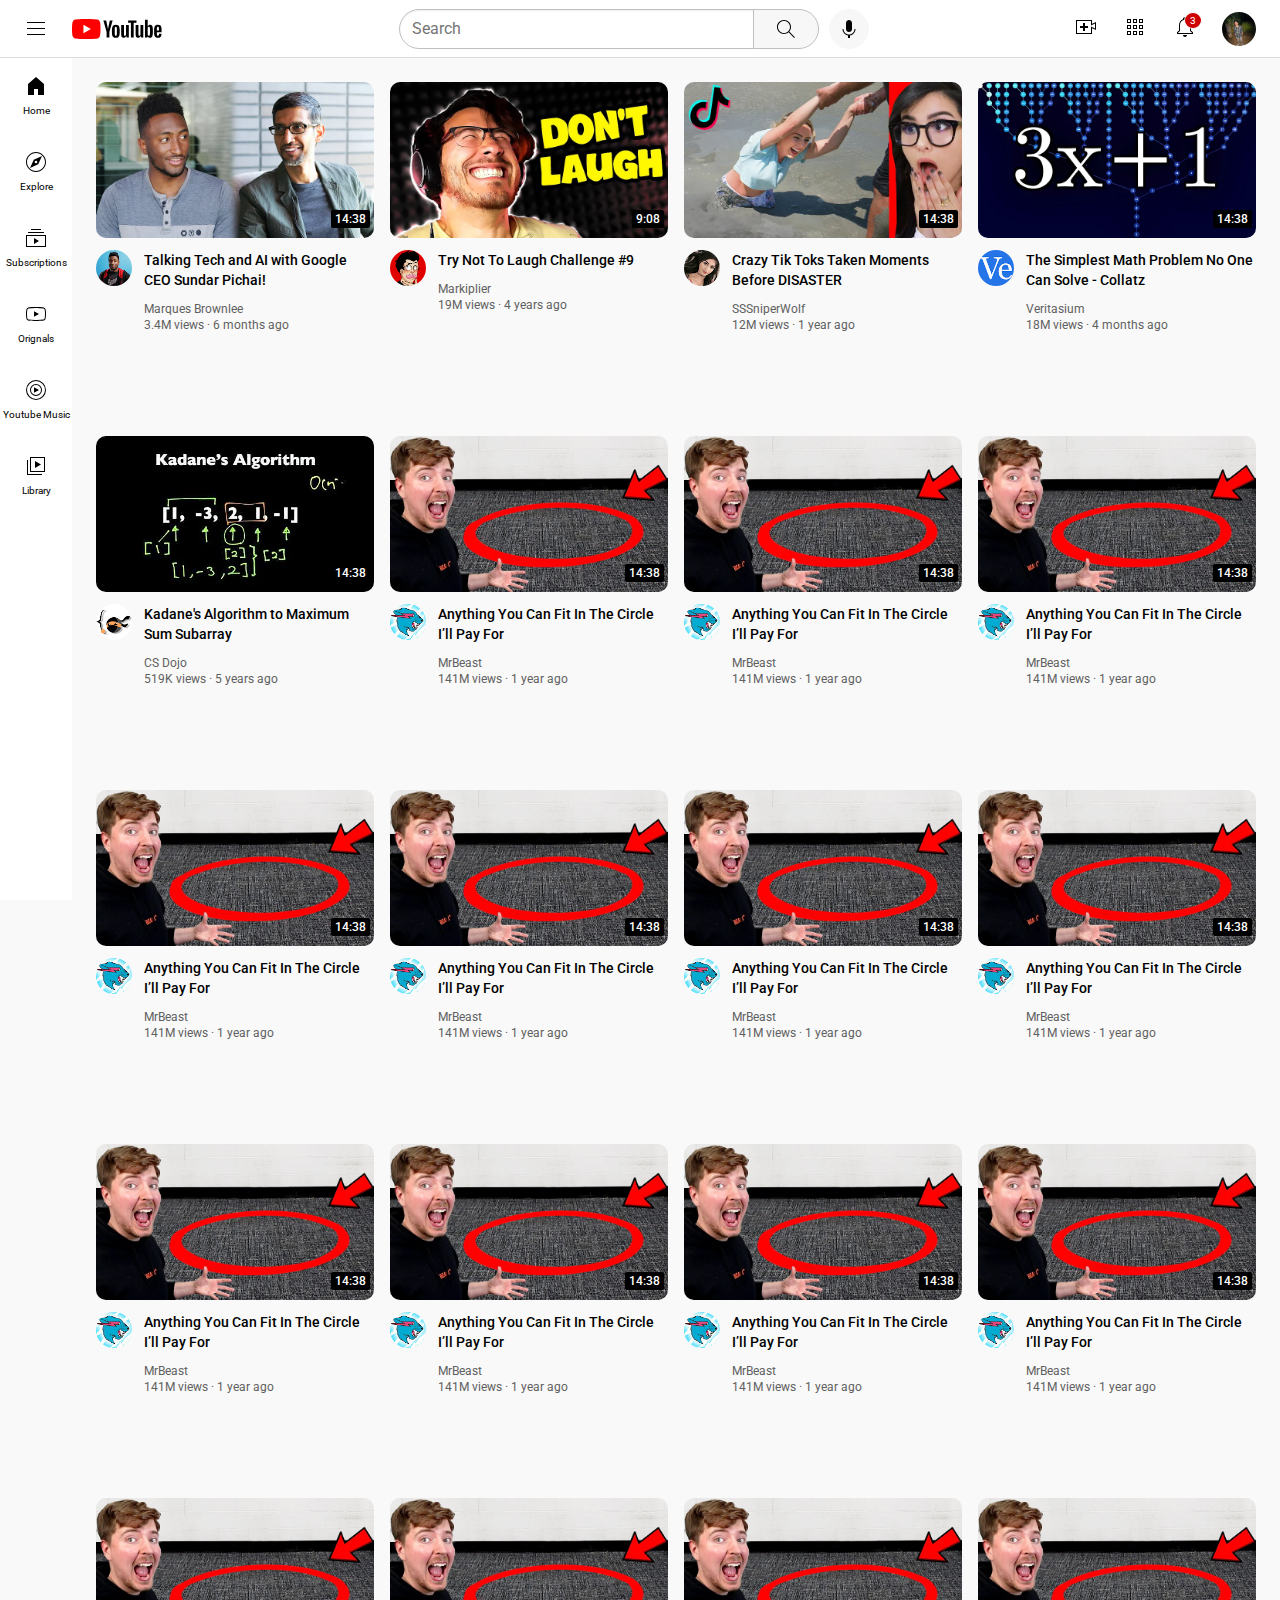
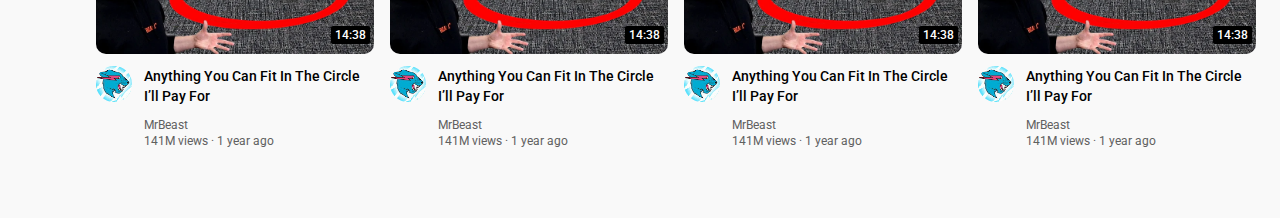
<file: index.html>
<!DOCTYPE html>
<html lang="en">
  <head>
    <meta charset="UTF-8" />
    <meta name="viewport" content="width=device-width, initial-scale=1.0" />
    <title>Youtube Clone</title>
    <link rel="stylesheet" href="Styles/style1.css" />
    <link rel="stylesheet" href="Styles/video.css" />

    <link rel="stylesheet" href="Styles/header.css" />
    <link rel="stylesheet" href="Styles/general.css" />
    <link rel="stylesheet" href="Styles/sidebar.css" />
    <link rel="preconnect" href="https://fonts.googleapis.com" />
    <link rel="preconnect" href="https://fonts.gstatic.com" crossorigin />
    <link
      href="https://fonts.googleapis.com/css2?family=Roboto:ital,wght@0,100..900;1,100..900&display=swap"
      rel="stylesheet"
    />
  </head>
  <body>
    <header>
      <div class="header">
        <div class="left_section">
          <div class="hamburger">
            <img src="Icons/hamburger-menu.svg" alt="" class="hamburger-icon" />
            <div class="tool-tip">Menu</div>
          </div>

          <img src="Icons/youtube-logo.svg" alt="" class="yt-logo" />
        </div>
        <div class="middle_section">
          <input type="text" placeholder="Search" class="search-bar" />
          <div class="hamburger">
            <button class="search-button">
              <img src="Icons/search.svg" alt="" class="search-icon" />
            </button>
            <div class="tool-tip">Search</div>
          </div>
          <div class="hamburger">
            <button class="voice-search">
              <img
                src="Icons/voice-search-icon.svg"
                alt=""
                class="voice-search-icon"
              />
              <div class="tool-tip">Voice search</div>
            </button>
          </div>
        </div>
        <div class="right_section">
          <div class="hamburger">
            <button class="upload">
              <img src="Icons/upload.svg" alt="" class="upload-icon" />
            </button>
            <div class="tool-tip">Create</div>
          </div>
          <div class="hamburger">
            <button class="yt-apps">
              <img src="Icons/youtube-apps.svg" alt="" class="yt-apps-icon" />
            </button>
            <div class="tool-tip">Youtube Apps</div>
          </div>
          <div class="hamburger">
            <button class="notification">
              <img
                src="Icons/notifications.svg"
                alt=""
                class="notification-icon"
              />
            </button>
            <div class="tool-tip">Notification</div>
            <div class="notifications-count">3</div>
          </div>

          <div class="hamburger">
            <img src="photo_2025-02-18_01-22-34.jpg" alt="" class="pfp-photo" />
            <div class="tool-tip">Profile</div>
          </div>
        </div>
      </div>

      <nav class="sidebar">
        <div class="sidebar-link">
          <img src="Icons/home.svg" alt="" class="home-icon" />
          <div>Home</div>
        </div>
        <div class="sidebar-link">
          <img src="Icons/explore.svg" alt="" class="explore-icon" />
          <div>Explore</div>
        </div>
        <div class="sidebar-link">
          <img src="Icons/subscriptions.svg" alt="" class="subscription-icon" />
          <div>Subscriptions</div>
        </div>
        <div class="sidebar-link">
          <img src="Icons/originals.svg" alt="" class="orignals-icon" />
          <div>Orignals</div>
        </div>
        <div class="sidebar-link">
          <img src="Icons/youtube-music.svg" alt="" class="yt_music-icon" />
          <div>Youtube Music</div>
        </div>

        <div class="sidebar-link">
          <img src="Icons/library.svg" alt="" class="library-icon" />
          <div>Library</div>
        </div>
      </nav>
    </header>

    <main>
      <section class="grid">
        <div class="video_preview">
          <div class="thumbnail">
            <a href="https://www.youtube.com/watch?v=n2RNcPRtAiY"
              ><img src="thumbnail-1.webp" alt="click to play"
            /></a>
            <div class="time">14:38</div>
          </div>
          <div class="inner_grid">
            <div class="pfp_pic">
              <img class="video_pfp" src="channel-1.jpeg" alt="pfp pic" />
              <div class="drop-down">
                <div class="drop-down-pfp">
                  <img src="channel-1.jpeg" alt="" />
                </div>
                <div class="dropdown-info">
                  <p class="channel-name">Marques Brownlee</p>
                  <p class="subs-count">15M subscriber</p>
                </div>
              </div>
            </div>
            <div class="vid_info">
              <p class="title">
                Talking Tech and AI with Google CEO Sundar Pichai!
              </p>

              <p class="author">Marques Brownlee</p>

              <p class="stats">3.4M views &#183; 6 months ago</p>
            </div>
          </div>
        </div>

        <div class="video_preview">
          <div class="thumbnail">
            <a href="https://www.youtube.com/watch?v=mP0RAo9SKZk"
              ><img src="thumbnail-2.webp" alt="click here"
            /></a>
            <div class="time">9:08</div>
          </div>
          <div class="inner_grid">
            <div class="pfp_pic">
              <img class="video_pfp" src="channel-2.jpeg" alt="Markiplier" />
              <div class="drop-down">
                <div class="drop-down-pfp">
                  <img src="channel-2.jpeg" alt="" />
                </div>
                <div class="dropdown-info">
                  <p class="channel-name">Markiplier</p>
                  <p class="subs-count">34M subscriber</p>
                </div>
              </div>
            </div>
            <div class="vid_info">
              <p class="title">Try Not To Laugh Challenge #9</p>
              <p class="author">Markiplier</p>
              <p class="stats">19M views &#183; 4 years ago</p>
            </div>
          </div>
        </div>
        <div class="video_preview">
          <div class="thumbnail">
            <a href="https://www.youtube.com/watch?v=FgjPQQeTh1w">
              <img src="thumbnail-3.webp" alt="click to play"
            /></a>
            <div class="time">14:38</div>
          </div>
          <div class="inner_grid">
            <div class="pfp_pic">
              <img class="video_pfp" src="channel-3.jpeg" alt="pfp pic" />
              <div class="drop-down">
                <div class="drop-down-pfp">
                  <img src="channel-3.jpeg" alt="" />
                </div>
                <div class="dropdown-info">
                  <p class="channel-name">SSSniperWolf</p>
                  <p class="subs-count">34M subscriber</p>
                </div>
              </div>
            </div>
            <div class="vid_info">
              <p class="title">Crazy Tik Toks Taken Moments Before DISASTER</p>

              <p class="author">SSSniperWolf</p>

              <p class="stats">12M views · 1 year ago</p>
            </div>
          </div>
        </div>

        <div class="video_preview">
          <div class="thumbnail">
            <a href="https://www.youtube.com/watch?v=094y1Z2wpJg">
              <img src="thumbnail-4.webp" alt="click here"
            /></a>
            <div class="time">14:38</div>
          </div>
          <div class="inner_grid">
            <div class="pfp_pic">
              <img class="video_pfp" src="channel-4.jpeg" />
              <div class="drop-down">
                <div class="drop-down-pfp">
                  <img src="channel-4.jpeg" alt="" />
                </div>
                <div class="dropdown-info">
                  <p class="channel-name">Veritasium</p>
                  <p class="subs-count">10M subscriber</p>
                </div>
              </div>
            </div>
            <div class="vid_info">
              <p class="title">
                The Simplest Math Problem No One Can Solve - Collatz
              </p>

              <p class="author">Veritasium</p>
              <p class="stats">18M views · 4 months ago</p>
            </div>
          </div>
        </div>
        <div class="video_preview">
          <div class="thumbnail">
            <a href="https://www.youtube.com/watch?v=86CQq3pKSUw"
              ><img src="thumbnail-5.webp" alt="click to play"
            /></a>

            <div class="time">14:38</div>
          </div>
          <div class="inner_grid">
            <div class="pfp_pic">
              <img class="video_pfp" src="channel-5.jpeg" alt="pfp pic" />
              <div class="drop-down">
                <div class="drop-down-pfp">
                  <img src="channel-5.jpeg" alt="" />
                </div>
                <div class="dropdown-info">
                  <p class="channel-name">CS Dojo</p>
                  <p class="subs-count">1.1M subscriber</p>
                </div>
              </div>
            </div>
            <div class="vid_info">
              <p class="title">Kadane's Algorithm to Maximum Sum Subarray</p>

              <p class="author">CS Dojo</p>

              <p class="stats">519K views · 5 years ago</p>
            </div>
          </div>
        </div>

        <div class="video_preview">
          <div class="thumbnail">
            <a href="https://www.youtube.com/watch?v=yXWw0_UfSFg">
              <img src="thumbnail-6.webp" alt="click here"
            /></a>
            <div class="time">14:38</div>
          </div>
          <div class="inner_grid">
            <div class="pfp_pic">
              <img class="video_pfp" src="channel-6.jpeg" alt="Markiplier" />
              <div class="drop-down">
                <div class="drop-down-pfp">
                  <img src="channel-6.jpeg" alt="" />
                </div>
                <div class="dropdown-info">
                  <p class="channel-name">MrBeast</p>
                  <p class="subs-count">120M subscriber</p>
                </div>
              </div>
            </div>
            <div class="vid_info">
              <p class="title">
                Anything You Can Fit In The Circle I’ll Pay For
              </p>
              <p class="author">MrBeast</p>
              <p class="stats">141M views · 1 year ago</p>
            </div>
          </div>
        </div>
        <div class="video_preview">
          <div class="thumbnail">
            <a href="https://www.youtube.com/watch?v=yXWw0_UfSFg">
              <img src="thumbnail-6.webp" alt="click here"
            /></a>
            <div class="time">14:38</div>
          </div>
          <div class="inner_grid">
            <div class="pfp_pic">
              <img class="video_pfp" src="channel-6.jpeg" alt="Markiplier" />
              <div class="drop-down">
                <div class="drop-down-pfp">
                  <img src="channel-6.jpeg" alt="" />
                </div>
                <div class="dropdown-info">
                  <p class="channel-name">MrBeast</p>
                  <p class="subs-count">120M subscriber</p>
                </div>
              </div>
            </div>
            <div class="vid_info">
              <p class="title">
                Anything You Can Fit In The Circle I’ll Pay For
              </p>
              <p class="author">MrBeast</p>
              <p class="stats">141M views · 1 year ago</p>
            </div>
          </div>
        </div>
        <div class="video_preview">
          <div class="thumbnail">
            <a href="https://www.youtube.com/watch?v=yXWw0_UfSFg">
              <img src="thumbnail-6.webp" alt="click here"
            /></a>
            <div class="time">14:38</div>
          </div>
          <div class="inner_grid">
            <div class="pfp_pic">
              <img class="video_pfp" src="channel-6.jpeg" alt="Markiplier" />
              <div class="drop-down">
                <div class="drop-down-pfp">
                  <img src="channel-6.jpeg" alt="" />
                </div>
                <div class="dropdown-info">
                  <p class="channel-name">MrBeast</p>
                  <p class="subs-count">120M subscriber</p>
                </div>
              </div>
            </div>
            <div class="vid_info">
              <p class="title">
                Anything You Can Fit In The Circle I’ll Pay For
              </p>
              <p class="author">MrBeast</p>
              <p class="stats">141M views · 1 year ago</p>
            </div>
          </div>
        </div>
        <div class="video_preview">
          <div class="thumbnail">
            <a href="https://www.youtube.com/watch?v=yXWw0_UfSFg">
              <img src="thumbnail-6.webp" alt="click here"
            /></a>
            <div class="time">14:38</div>
          </div>
          <div class="inner_grid">
            <div class="pfp_pic">
              <img class="video_pfp" src="channel-6.jpeg" alt="Markiplier" />
              <div class="drop-down">
                <div class="drop-down-pfp">
                  <img src="channel-6.jpeg" alt="" />
                </div>
                <div class="dropdown-info">
                  <p class="channel-name">MrBeast</p>
                  <p class="subs-count">120M subscriber</p>
                </div>
              </div>
            </div>
            <div class="vid_info">
              <p class="title">
                Anything You Can Fit In The Circle I’ll Pay For
              </p>
              <p class="author">MrBeast</p>
              <p class="stats">141M views · 1 year ago</p>
            </div>
          </div>
        </div>
        <div class="video_preview">
          <div class="thumbnail">
            <a href="https://www.youtube.com/watch?v=yXWw0_UfSFg">
              <img src="thumbnail-6.webp" alt="click here"
            /></a>
            <div class="time">14:38</div>
          </div>
          <div class="inner_grid">
            <div class="pfp_pic">
              <img class="video_pfp" src="channel-6.jpeg" alt="Markiplier" />
              <div class="drop-down">
                <div class="drop-down-pfp">
                  <img src="channel-6.jpeg" alt="" />
                </div>
                <div class="dropdown-info">
                  <p class="channel-name">MrBeast</p>
                  <p class="subs-count">120M subscriber</p>
                </div>
              </div>
            </div>
            <div class="vid_info">
              <p class="title">
                Anything You Can Fit In The Circle I’ll Pay For
              </p>
              <p class="author">MrBeast</p>
              <p class="stats">141M views · 1 year ago</p>
            </div>
          </div>
        </div>
        <div class="video_preview">
          <div class="thumbnail">
            <a href="https://www.youtube.com/watch?v=yXWw0_UfSFg">
              <img src="thumbnail-6.webp" alt="click here"
            /></a>
            <div class="time">14:38</div>
          </div>
          <div class="inner_grid">
            <div class="pfp_pic">
              <img class="video_pfp" src="channel-6.jpeg" alt="Markiplier" />
              <div class="drop-down">
                <div class="drop-down-pfp">
                  <img src="channel-6.jpeg" alt="" />
                </div>
                <div class="dropdown-info">
                  <p class="channel-name">MrBeast</p>
                  <p class="subs-count">120M subscriber</p>
                </div>
              </div>
            </div>
            <div class="vid_info">
              <p class="title">
                Anything You Can Fit In The Circle I’ll Pay For
              </p>
              <p class="author">MrBeast</p>
              <p class="stats">141M views · 1 year ago</p>
            </div>
          </div>
        </div>
        <div class="video_preview">
          <div class="thumbnail">
            <a href="https://www.youtube.com/watch?v=yXWw0_UfSFg">
              <img src="thumbnail-6.webp" alt="click here"
            /></a>
            <div class="time">14:38</div>
          </div>
          <div class="inner_grid">
            <div class="pfp_pic">
              <img class="video_pfp" src="channel-6.jpeg" alt="Markiplier" />
              <div class="drop-down">
                <div class="drop-down-pfp">
                  <img src="channel-6.jpeg" alt="" />
                </div>
                <div class="dropdown-info">
                  <p class="channel-name">MrBeast</p>
                  <p class="subs-count">120M subscriber</p>
                </div>
              </div>
            </div>
            <div class="vid_info">
              <p class="title">
                Anything You Can Fit In The Circle I’ll Pay For
              </p>
              <p class="author">MrBeast</p>
              <p class="stats">141M views · 1 year ago</p>
            </div>
          </div>
        </div>
        <div class="video_preview">
          <div class="thumbnail">
            <a href="https://www.youtube.com/watch?v=yXWw0_UfSFg">
              <img src="thumbnail-6.webp" alt="click here"
            /></a>
            <div class="time">14:38</div>
          </div>
          <div class="inner_grid">
            <div class="pfp_pic">
              <img class="video_pfp" src="channel-6.jpeg" alt="Markiplier" />
              <div class="drop-down">
                <div class="drop-down-pfp">
                  <img src="channel-6.jpeg" alt="" />
                </div>
                <div class="dropdown-info">
                  <p class="channel-name">MrBeast</p>
                  <p class="subs-count">120M subscriber</p>
                </div>
              </div>
            </div>
            <div class="vid_info">
              <p class="title">
                Anything You Can Fit In The Circle I’ll Pay For
              </p>
              <p class="author">MrBeast</p>
              <p class="stats">141M views · 1 year ago</p>
            </div>
          </div>
        </div>
        <div class="video_preview">
          <div class="thumbnail">
            <a href="https://www.youtube.com/watch?v=yXWw0_UfSFg">
              <img src="thumbnail-6.webp" alt="click here"
            /></a>
            <div class="time">14:38</div>
          </div>
          <div class="inner_grid">
            <div class="pfp_pic">
              <img class="video_pfp" src="channel-6.jpeg" alt="Markiplier" />
              <div class="drop-down">
                <div class="drop-down-pfp">
                  <img src="channel-6.jpeg" alt="" />
                </div>
                <div class="dropdown-info">
                  <p class="channel-name">MrBeast</p>
                  <p class="subs-count">120M subscriber</p>
                </div>
              </div>
            </div>
            <div class="vid_info">
              <p class="title">
                Anything You Can Fit In The Circle I’ll Pay For
              </p>
              <p class="author">MrBeast</p>
              <p class="stats">141M views · 1 year ago</p>
            </div>
          </div>
        </div>
        <div class="video_preview">
          <div class="thumbnail">
            <a href="https://www.youtube.com/watch?v=yXWw0_UfSFg">
              <img src="thumbnail-6.webp" alt="click here"
            /></a>
            <div class="time">14:38</div>
          </div>
          <div class="inner_grid">
            <div class="pfp_pic">
              <img class="video_pfp" src="channel-6.jpeg" alt="Markiplier" />
              <div class="drop-down">
                <div class="drop-down-pfp">
                  <img src="channel-6.jpeg" alt="" />
                </div>
                <div class="dropdown-info">
                  <p class="channel-name">MrBeast</p>
                  <p class="subs-count">120M subscriber</p>
                </div>
              </div>
            </div>
            <div class="vid_info">
              <p class="title">
                Anything You Can Fit In The Circle I’ll Pay For
              </p>
              <p class="author">MrBeast</p>
              <p class="stats">141M views · 1 year ago</p>
            </div>
          </div>
        </div>
        <div class="video_preview">
          <div class="thumbnail">
            <a href="https://www.youtube.com/watch?v=yXWw0_UfSFg">
              <img src="thumbnail-6.webp" alt="click here"
            /></a>
            <div class="time">14:38</div>
          </div>
          <div class="inner_grid">
            <div class="pfp_pic">
              <img class="video_pfp" src="channel-6.jpeg" alt="Markiplier" />
              <div class="drop-down">
                <div class="drop-down-pfp">
                  <img src="channel-6.jpeg" alt="" />
                </div>
                <div class="dropdown-info">
                  <p class="channel-name">MrBeast</p>
                  <p class="subs-count">120M subscriber</p>
                </div>
              </div>
            </div>
            <div class="vid_info">
              <p class="title">
                Anything You Can Fit In The Circle I’ll Pay For
              </p>
              <p class="author">MrBeast</p>
              <p class="stats">141M views · 1 year ago</p>
            </div>
          </div>
        </div>
        <div class="video_preview">
          <div class="thumbnail">
            <a href="https://www.youtube.com/watch?v=yXWw0_UfSFg">
              <img src="thumbnail-6.webp" alt="click here"
            /></a>
            <div class="time">14:38</div>
          </div>
          <div class="inner_grid">
            <div class="pfp_pic">
              <img class="video_pfp" src="channel-6.jpeg" alt="Markiplier" />
              <div class="drop-down">
                <div class="drop-down-pfp">
                  <img src="channel-6.jpeg" alt="" />
                </div>
                <div class="dropdown-info">
                  <p class="channel-name">MrBeast</p>
                  <p class="subs-count">120M subscriber</p>
                </div>
              </div>
            </div>
            <div class="vid_info">
              <p class="title">
                Anything You Can Fit In The Circle I’ll Pay For
              </p>
              <p class="author">MrBeast</p>
              <p class="stats">141M views · 1 year ago</p>
            </div>
          </div>
        </div>
        <div class="video_preview">
          <div class="thumbnail">
            <a href="https://www.youtube.com/watch?v=yXWw0_UfSFg">
              <img src="thumbnail-6.webp" alt="click here"
            /></a>
            <div class="time">14:38</div>
          </div>
          <div class="inner_grid">
            <div class="pfp_pic">
              <img class="video_pfp" src="channel-6.jpeg" alt="Markiplier" />
              <div class="drop-down">
                <div class="drop-down-pfp">
                  <img src="channel-6.jpeg" alt="" />
                </div>
                <div class="dropdown-info">
                  <p class="channel-name">MrBeast</p>
                  <p class="subs-count">120M subscriber</p>
                </div>
              </div>
            </div>
            <div class="vid_info">
              <p class="title">
                Anything You Can Fit In The Circle I’ll Pay For
              </p>
              <p class="author">MrBeast</p>
              <p class="stats">141M views · 1 year ago</p>
            </div>
          </div>
        </div>
        <div class="video_preview">
          <div class="thumbnail">
            <a href="https://www.youtube.com/watch?v=yXWw0_UfSFg">
              <img src="thumbnail-6.webp" alt="click here"
            /></a>
            <div class="time">14:38</div>
          </div>
          <div class="inner_grid">
            <div class="pfp_pic">
              <img class="video_pfp" src="channel-6.jpeg" alt="Markiplier" />
              <div class="drop-down">
                <div class="drop-down-pfp">
                  <img src="channel-6.jpeg" alt="" />
                </div>
                <div class="dropdown-info">
                  <p class="channel-name">MrBeast</p>
                  <p class="subs-count">120M subscriber</p>
                </div>
              </div>
            </div>
            <div class="vid_info">
              <p class="title">
                Anything You Can Fit In The Circle I’ll Pay For
              </p>
              <p class="author">MrBeast</p>
              <p class="stats">141M views · 1 year ago</p>
            </div>
          </div>
        </div>
        <div class="video_preview">
          <div class="thumbnail">
            <a href="https://www.youtube.com/watch?v=yXWw0_UfSFg">
              <img src="thumbnail-6.webp" alt="click here"
            /></a>
            <div class="time">14:38</div>
          </div>
          <div class="inner_grid">
            <div class="pfp_pic">
              <img class="video_pfp" src="channel-6.jpeg" alt="Markiplier" />
              <div class="drop-down">
                <div class="drop-down-pfp">
                  <img src="channel-6.jpeg" alt="" />
                </div>
                <div class="dropdown-info">
                  <p class="channel-name">MrBeast</p>
                  <p class="subs-count">120M subscriber</p>
                </div>
              </div>
            </div>
            <div class="vid_info">
              <p class="title">
                Anything You Can Fit In The Circle I’ll Pay For
              </p>
              <p class="author">MrBeast</p>
              <p class="stats">141M views · 1 year ago</p>
            </div>
          </div>
        </div>
      </section>
    </main>
  </body>
</html>
</file>
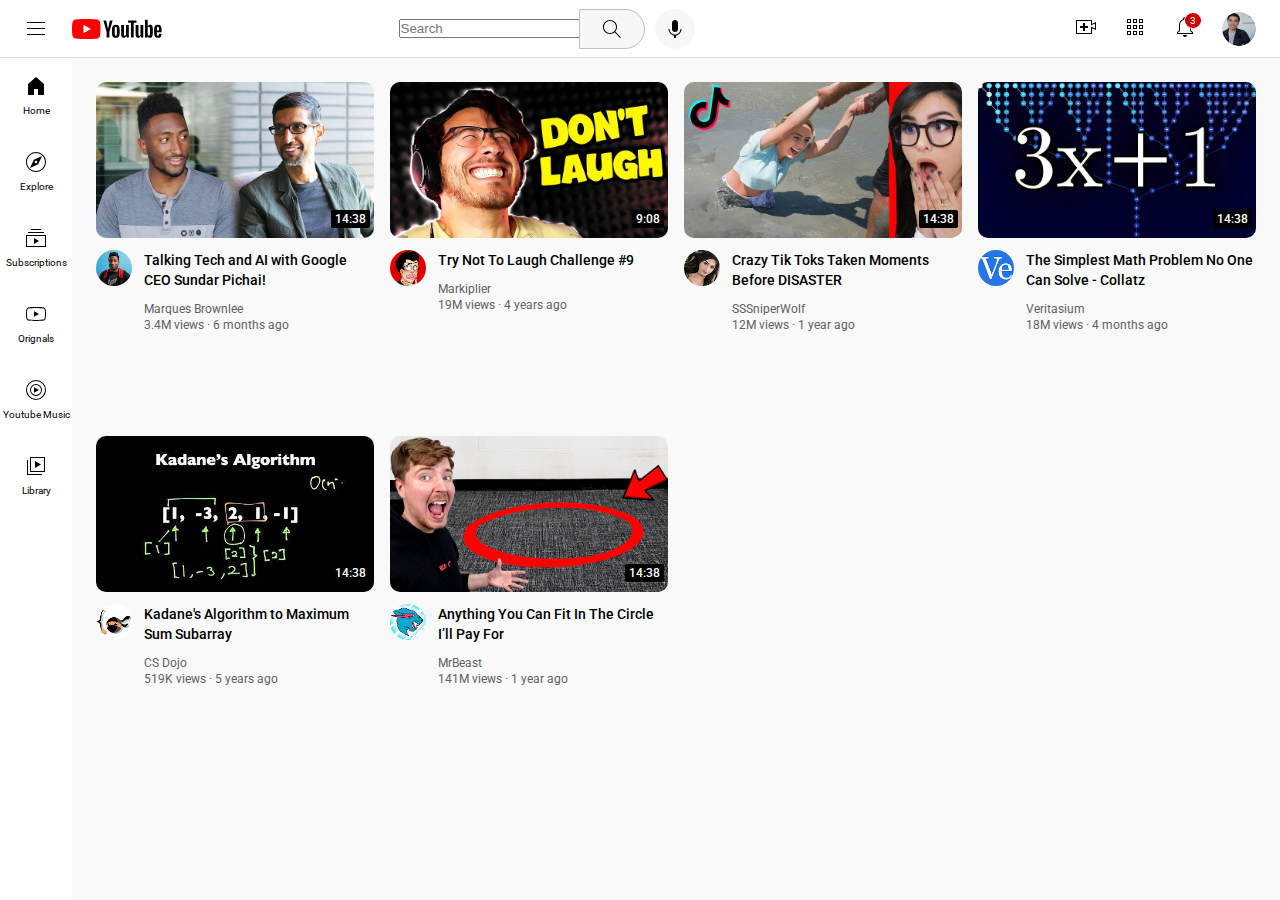
<file: youtube.html>
<!DOCTYPE html>
<html lang="en">
  <head>
    <meta charset="UTF-8" />
    <meta name="viewport" content="width=device-width, initial-scale=1.0" />
    <title>Document</title>
    <link rel="stylesheet" href="Styles/style1.css" />
    <link rel="stylesheet" href="Styles/video.css" />

    <link rel="stylesheet" href="Styles/header.css" />
    <link rel="stylesheet" href="Styles/general.css" />
    <link rel="stylesheet" href="Styles/sidebar.css" />
    <link rel="preconnect" href="https://fonts.googleapis.com" />
    <link rel="preconnect" href="https://fonts.gstatic.com" crossorigin />
    <link
      href="https://fonts.googleapis.com/css2?family=Roboto:ital,wght@0,100..900;1,100..900&display=swap"
      rel="stylesheet"
    />
  </head>
  <body>
    <div class="header">
      <div class="left_section">
        <div class="hamburger">
          <img src="Icons/hamburger-menu.svg" alt="" class="hamburger-icon" />
          <div class="tool-tip">Menu</div>
        </div>

        <img src="Icons/youtube-logo.svg" alt="" class="yt-logo" />
      </div>
      <div class="middle_section">
        <input type="text" placeholder="Search" />
        <div class="hamburger">
          <button class="search-button">
            <img src="Icons/search.svg" alt="" class="search-icon" />
          </button>
          <div class="tool-tip">Search</div>
        </div>
        <div class="hamburger">
          <button class="voice-search">
            <img
              src="Icons/voice-search-icon.svg"
              alt=""
              class="voice-search-icon"
            />
            <div class="tool-tip">Voice search</div>
          </button>
        </div>
      </div>
      <div class="right_section">
        <div class="hamburger">
          <button class="upload">
            <img src="Icons/upload.svg" alt="" class="upload-icon" />
          </button>
          <div class="tool-tip">Create</div>
        </div>
        <div class="hamburger">
          <button class="yt-apps">
            <img src="Icons/youtube-apps.svg" alt="" class="yt-apps-icon" />
          </button>
          <div class="tool-tip">Youtube Apps</div>
        </div>
        <div class="hamburger">
          <button class="notification">
            <img
              src="Icons/notifications.svg"
              alt=""
              class="notification-icon"
            />
          </button>
          <div class="tool-tip">Notification</div>
          <div class="notifications-count">3</div>
        </div>

        <div class="hamburger">
          <img src="my-channel.jpeg" alt="" class="pfp-photo" />
          <div class="tool-tip">Profile</div>
        </div>
      </div>
    </div>

    <div class="sidebar">
      <div class="sidebar-link">
        <img src="Icons/home.svg" alt="" class="home-icon" />
        <div>Home</div>
      </div>
      <div class="sidebar-link">
        <img src="Icons/explore.svg" alt="" class="explore-icon" />
        <div>Explore</div>
      </div>
      <div class="sidebar-link">
        <img src="Icons/subscriptions.svg" alt="" class="subscription-icon" />
        <div>Subscriptions</div>
      </div>
      <div class="sidebar-link">
        <img src="Icons/originals.svg" alt="" class="orignals-icon" />
        <div>Orignals</div>
      </div>
      <div class="sidebar-link">
        <img src="Icons/youtube-music.svg" alt="" class="yt_music-icon" />
        <div>Youtube Music</div>
      </div>

      <div class="sidebar-link">
        <img src="Icons/library.svg" alt="" class="library-icon" />
        <div>Library</div>
      </div>
    </div>

    <div class="grid">
      <div class="video_preview">
        <div class="thumbnail">
          <a href="https://www.youtube.com/watch?v=n2RNcPRtAiY"
            ><img src="thumbnail-1.webp" alt="click to play"
          /></a>
          <div class="time">14:38</div>
        </div>
        <div class="inner_grid">
          <div class="pfp_pic">
            <img class="video_pfp" src="channel-1.jpeg" alt="pfp pic" />
            <div class="drop-down">
              <div class="drop-down-pfp">
                <img src="channel-1.jpeg" alt="" />
              </div>
              <div class="dropdown-info">
                <p class="channel-name">Marques Brownlee</p>
                <p class="subs-count">15M subscriber</p>
              </div>
            </div>
          </div>
          <div class="vid_info">
            <p class="title">
              Talking Tech and AI with Google CEO Sundar Pichai!
            </p>

            <p class="author">Marques Brownlee</p>

            <p class="stats">3.4M views &#183; 6 months ago</p>
          </div>
        </div>
      </div>

      <div class="video_preview">
        <div class="thumbnail">
          <a href="https://www.youtube.com/watch?v=mP0RAo9SKZk"
            ><img src="thumbnail-2.webp" alt="click here"
          /></a>
          <div class="time">9:08</div>
        </div>
        <div class="inner_grid">
          <div class="pfp_pic">
            <img class="video_pfp" src="channel-2.jpeg" alt="Markiplier" />
            <div class="drop-down">
              <div class="drop-down-pfp">
                <img src="channel-2.jpeg" alt="" />
              </div>
              <div class="dropdown-info">
                <p class="channel-name">Markiplier</p>
                <p class="subs-count">34M subscriber</p>
              </div>
            </div>
          </div>
          <div class="vid_info">
            <p class="title">Try Not To Laugh Challenge #9</p>
            <p class="author">Markiplier</p>
            <p class="stats">19M views &#183; 4 years ago</p>
          </div>
        </div>
      </div>
      <div class="video_preview">
        <div class="thumbnail">
          <a href="https://www.youtube.com/watch?v=FgjPQQeTh1w">
            <img src="thumbnail-3.webp" alt="click to play"
          /></a>
          <div class="time">14:38</div>
        </div>
        <div class="inner_grid">
          <div class="pfp_pic">
            <img class="video_pfp" src="channel-3.jpeg" alt="pfp pic" />
            <div class="drop-down">
              <div class="drop-down-pfp">
                <img src="channel-3.jpeg" alt="" />
              </div>
              <div class="dropdown-info">
                <p class="channel-name">SSSniperWolf</p>
                <p class="subs-count">34M subscriber</p>
              </div>
            </div>
          </div>
          <div class="vid_info">
            <p class="title">Crazy Tik Toks Taken Moments Before DISASTER</p>

            <p class="author">SSSniperWolf</p>

            <p class="stats">12M views · 1 year ago</p>
          </div>
        </div>
      </div>

      <div class="video_preview">
        <div class="thumbnail">
          <a href="https://www.youtube.com/watch?v=094y1Z2wpJg">
            <img src="thumbnail-4.webp" alt="click here"
          /></a>
          <div class="time">14:38</div>
        </div>
        <div class="inner_grid">
          <div class="pfp_pic">
            <img class="video_pfp" src="channel-4.jpeg" />
            <div class="drop-down">
              <div class="drop-down-pfp">
                <img src="channel-4.jpeg" alt="" />
              </div>
              <div class="dropdown-info">
                <p class="channel-name">Veritasium</p>
                <p class="subs-count">10M subscriber</p>
              </div>
            </div>
          </div>
          <div class="vid_info">
            <p class="title">
              The Simplest Math Problem No One Can Solve - Collatz
            </p>

            <p class="author">Veritasium</p>
            <p class="stats">18M views · 4 months ago</p>
          </div>
        </div>
      </div>
      <div class="video_preview">
        <div class="thumbnail">
          <a href="https://www.youtube.com/watch?v=86CQq3pKSUw"
            ><img src="thumbnail-5.webp" alt="click to play"
          /></a>

          <div class="time">14:38</div>
        </div>
        <div class="inner_grid">
          <div class="pfp_pic">
            <img class="video_pfp" src="channel-5.jpeg" alt="pfp pic" />
            <div class="drop-down">
              <div class="drop-down-pfp">
                <img src="channel-5.jpeg" alt="" />
              </div>
              <div class="dropdown-info">
                <p class="channel-name">CS Dojo</p>
                <p class="subs-count">1.1M subscriber</p>
              </div>
            </div>
          </div>
          <div class="vid_info">
            <p class="title">Kadane's Algorithm to Maximum Sum Subarray</p>

            <p class="author">CS Dojo</p>

            <p class="stats">519K views · 5 years ago</p>
          </div>
        </div>
      </div>

      <div class="video_preview">
        <div class="thumbnail">
          <a href="https://www.youtube.com/watch?v=yXWw0_UfSFg">
            <img src="thumbnail-6.webp" alt="click here"
          /></a>
          <div class="time">14:38</div>
        </div>
        <div class="inner_grid">
          <div class="pfp_pic">
            <img class="video_pfp" src="channel-6.jpeg" alt="Markiplier" />
            <div class="drop-down">
              <div class="drop-down-pfp">
                <img src="channel-6.jpeg" alt="" />
              </div>
              <div class="dropdown-info">
                <p class="channel-name">MrBeast</p>
                <p class="subs-count">120M subscriber</p>
              </div>
            </div>
          </div>
          <div class="vid_info">
            <p class="title">Anything You Can Fit In The Circle I’ll Pay For</p>
            <p class="author">MrBeast</p>
            <p class="stats">141M views · 1 year ago</p>
          </div>
        </div>
      </div>
    </div>
  </body>
</html>
</file>
<file: Styles/style1.css>
@import url("https://fonts.googleapis.com/css2?family=Roboto:ital,wght@0,100..900;1,100..900&display=swap");



body {
  font-family: "Roboto", Arial, Helvetica, sans-serif;
  background-color: rgb(249, 249, 249);
  
}



.grid {
  display: grid;
  padding-left: 96px;
  padding-top: 82px;
  padding-right: 24px;
  

  grid-template-columns: 1fr 1fr 1fr;
  column-gap: 16px;
  row-gap: 34px;
}

@media (min-width:1000px){
  .title{

    font-size: 16px;
    line-height: 24px;
  }
  .grid{
    grid-template-columns: 1fr 1fr 1fr 1fr;
    
  }
  .stats , 
  .author{
    font-size: 14px;
  }

  .video_preview{
    margin-bottom: 60px;
  }
}

@media(max-width:480px){
  .grid{
    grid-template-columns: 1fr;
  }
}

@media(min-width:481px) and (max-width:999px){
  .grid{
    grid-template-columns: 1fr 1fr 1fr;
  }
}




.inner_grid {
  display: grid;
  grid-template-columns: 48px 1fr;
  
}

.thumbnail img {
  width: 100%;
  border-radius: 10px;
}

.thumbnail {
  margin-bottom: 12px;
  position: relative;
}

.video_pfp {
  width: 36px;
  border-radius: 50%;
}

.author,
.stats {
  margin-bottom: 6px;
  font-size: 12px;
  color: #606060;
}

.title {
  margin-top: 0px;
  margin-bottom: 14px;
  line-height: 20px;
  width: 100%;
  font-weight: 500;
  font-size: 14px;
}


.video_preview {
  height: 260px;
  line-height: 10px;
  
}
</file>
<file: Styles/video.css>
.time{
    position: absolute;
    font: 'Roboto', 'Arial';
    bottom: 10px;
    padding: 4px;
    right: 4px;
    background-color: black;
    color: white;
    font-size: 12px;
    font-weight: 500;
    border-radius: 2px;

    
}

.pfp_pic{
    display: inline-block;
    position: relative;
    cursor: pointer;
}

.pfp_pic .drop-down{
    display: flex;
    position: absolute;
    bottom: -20px;
    left: 0;
    font-family: Roboto, Arial;
    font-size: 12px;
    width: 200px;
    align-items: center;
    justify-content: space-evenly;
    z-index: 400;
    background-color: white;
    padding: 6px;
    padding-top: 10px;
    border-radius: 8px;
    box-shadow: 2px 2px 8px rgba(0,0,0,0.2);
    pointer-events: none;
    opacity: 0;
    transition: opacity 0.3s;
    
    
}

.pfp_pic:hover .drop-down{
    opacity: 1;
}

.drop-down img{
    height: 50px;
    border-radius: 50%;
    
}

.channel-name{
    font-weight: bold;
    margin-bottom: 3px;
}

.subs-count{
    color: rgb(95, 94, 94);
}
</file>
<file: Styles/header.css>
.header {
  display: flex;
  z-index: 100;
  
  background-color: white;
  
  
  
  height: 58px;
  justify-content: space-between;
  border-bottom: 1px solid rgb(222, 222, 222);
  position: fixed;
  top: 0;
  right: 0;
  left: 0;
  align-items: center;
}

.hamburger{
  display: flex;
  
  justify-content: center;
  align-items: center;
  position: relative;
  cursor: pointer;
  z-index: 300;
  
}

.hamburger .tool-tip{
  
  position: absolute;
  background-color: gray;
  color: white;
  padding: 2px 4px;
  font-size: 10px;
  border-radius: 2px;
  bottom: -29px;
  
  opacity: 0;
  transition: opacity 0.2s;
  pointer-events: none;
  white-space: nowrap;

  

}



.hamburger:hover .tool-tip{
  opacity: 1;
  

}

.left_section {
  display: flex;
  align-items: center;
}

.hamburger .hamburger-icon{
  height: 24px;
  margin-left: 24px;
  margin-right: 24px;
}

.yt-logo {
  height: 20px;
}

.middle_section {
  display: flex;
  flex: 1;
  align-items: center;
  max-width: 470px;
  margin-left: 60px;
  
  
}

.search-bar {
  box-shadow: inset 0 1px 2px rgb(238, 238, 238);
  flex: 1;
  font-family: 'Roboto', Arial, Helvetica, sans-serif;
  height: 40px;
  padding-left: 12px;
  border:  1px solid rgb(192, 192, 192);
  margin-right: -1px;
  border-radius: 20px 0 0 20px;
  font-size: 16px;
  width: 0;

}

.search-bar:focus{
  outline: none;
}

.search-button {
  height: 40px;
  width: 66px;
  
  margin-left: -1px;
  border: 1px solid rgb(192, 192, 192);
  border-radius: 0 20px 20px 0;
  background-color: #f7f7f7;
  margin-right: 10px;
}

.search-icon {
  height: 24px;
  margin-top: 4px;
}

.voice-search {
  height: 40px;
  width: 40px;
  border-radius: 50%;
  background-color: #f7f7f7;
  border: 1px solid #f7f7f7;
}

.voice-search-icon {
  height: 24px;
  margin-top: 4px;
}

.right_section {
  width: 182px;
  margin-right: 24px;
  margin-left: 29px;
  display: flex;
  align-items: center;
  justify-content: space-between;
  flex-shrink: 0;
}

.upload-icon,

.yt-apps-icon,
.notification-icon {
  height: 24px;
}

.upload,
.pfp-photo,
.yt-apps,
.notification {
  background-color: white;
  border: none;
}

.notification-icon-container{
  position: relative;
}

.notifications-count{
  position: absolute;
  top: -3px;
  right: -5.4px;
  background-color: #CC0000;
  color: white;
  border-radius: 50%;
  font-size: 10px;
  padding: 2px 5px;
  border: 1.5px solid white;
}

.pfp-photo {
  border-radius: 50%;
  height: 34px;
  width: 34px;
  object-fit: cover;
  object-position: center;
}
</file>
<file: Styles/general.css>
* {
    padding: 0;
    margin: 0;
    box-sizing: border-box;
  }
</file>
<file: Styles/sidebar.css>
.header {
    z-index: 301; /* Ensure it's above the sidebar */
}

.sidebar{
    background-color: white;
    position: fixed;
    top: 57px;
    bottom: 0;
    left: 0;
    width: 72px;
    
    z-index: 150;
    cursor: pointer;
    
    
    
}

.sidebar-link{
   justify-content: center;
   align-items: center;
    
    display: flex;
    flex-direction: column;
    height: 76px;
}

.sidebar-link:hover{
    background-color: lightgray;
}

.sidebar-link img{
    height: 24px;
    margin-bottom:6.5px ;
    
}

.sidebar-link div{
    font-family: 'Roboto', Arial;
    font-size: 10px;
}
</file>
